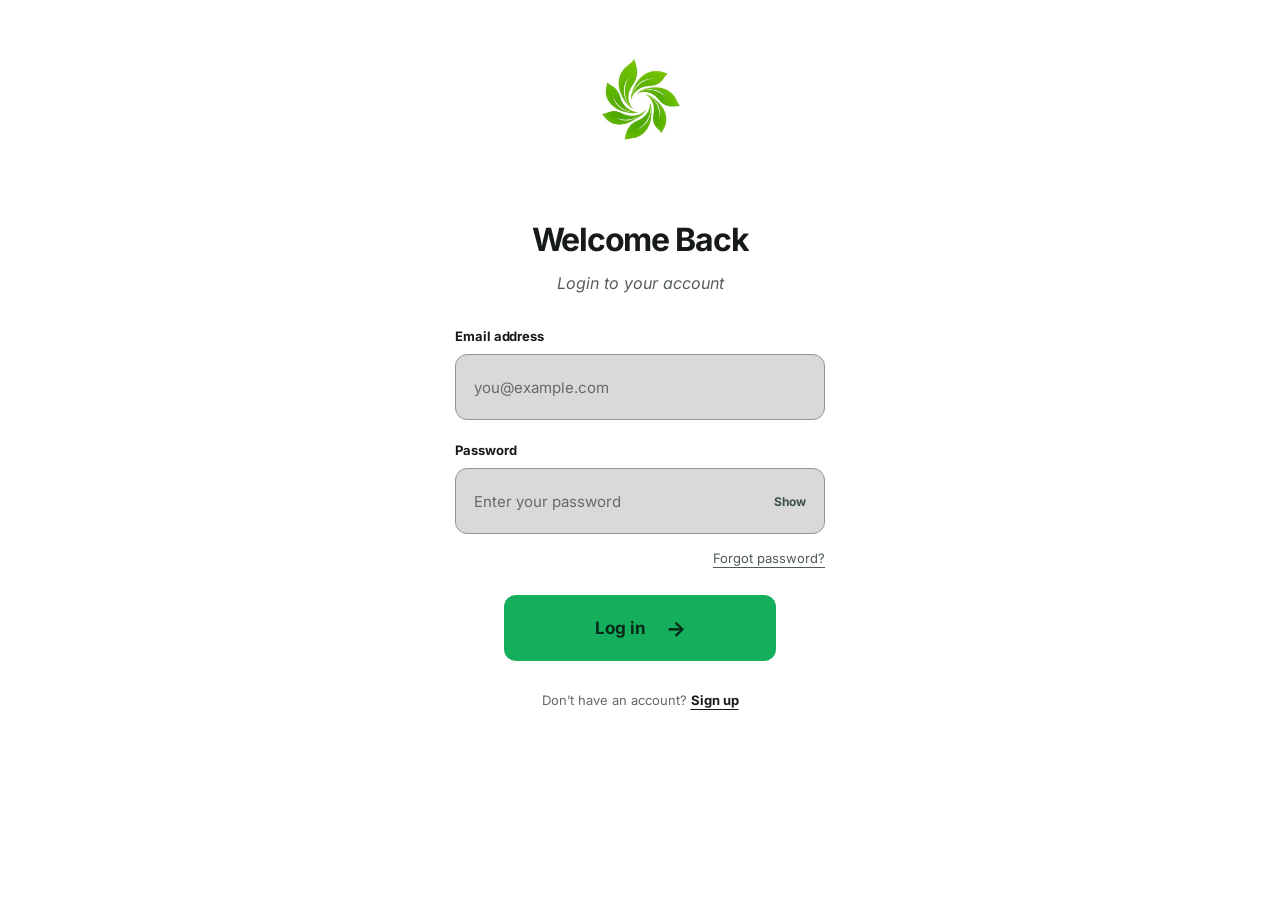
<file: index.html>
<!doctype html>
<html lang="en">
<head>
  <meta charset="utf-8">
  <meta name="viewport" content="width=device-width, initial-scale=1, viewport-fit=cover">
  <meta name="theme-color" content="#14ae5c">
  <meta name="description" content="A social feed with profiles, posts, and a working account demo.">
  <title>Welcome — InstaGreed</title>
  <link rel="icon" href="assets/brand-leaves.png" type="image/png">
  <link rel="stylesheet" href="styles.css?v=brand-4">
  <link rel="stylesheet" href="feed.css?v=brand-4">
  <script src="feed.js?v=brand-4" defer></script>
  <script src="app.js?v=brand-4" defer></script>
</head>
<body>
  <div id="startup-error" class="startup-error" role="alert" hidden></div>
  <main>
    <section id="view-login" class="auth-view" aria-labelledby="login-title" hidden>
      <img class="auth-brand" src="assets/brand-leaves.png" alt="InstaGreed logo" width="97" height="97">
      <div class="auth-heading"><h1 id="login-title" tabindex="-1">Welcome Back</h1><p>Login to your account</p></div>
      <form id="login-form" novalidate>
        <p class="form-message" role="alert" hidden></p>
        <div class="field"><label for="login-email">Email address</label><input id="login-email" name="email" type="email" autocomplete="username" placeholder="you@example.com" maxlength="254" required><p class="field-error" id="login-email-error" hidden></p></div>
        <div class="field"><label for="login-password">Password</label><div class="password-input"><input id="login-password" name="password" type="password" autocomplete="current-password" placeholder="Enter your password" maxlength="128" required><button class="password-toggle" type="button" data-toggle="login-password" aria-label="Show password">Show</button></div><p class="field-error" id="login-password-error" hidden></p></div>
        <a class="forgot-link" href="#/forgot">Forgot password?</a>
        <button class="primary-button login-button" type="submit">Log in <span aria-hidden="true">→</span></button>
      </form>
      <p class="auth-switch">Don’t have an account? <a href="#/signup">Sign up</a></p>
    </section>

    <section id="view-signup" class="auth-view compact-auth" aria-labelledby="signup-title" hidden>
      <img class="auth-brand" src="assets/brand-leaves.png" alt="InstaGreed logo" width="97" height="97">
      <div class="auth-heading"><h1 id="signup-title" tabindex="-1">Create Account</h1><p>Sign up to get started</p></div>
      <form id="signup-form" novalidate>
        <p class="form-message" role="alert" hidden></p>
        <div class="field"><label for="signup-name">Your name</label><input id="signup-name" name="name" autocomplete="name" placeholder="What should we call you?" maxlength="60" required><p class="field-error" id="signup-name-error" hidden></p></div>
        <div class="field"><label for="signup-email">Email address</label><input id="signup-email" name="email" type="email" autocomplete="username" placeholder="you@example.com" maxlength="254" required><p class="field-error" id="signup-email-error" hidden></p></div>
        <div class="field"><label for="signup-password">Password <span class="label-note">8+ characters</span></label><div class="password-input"><input id="signup-password" name="password" type="password" autocomplete="new-password" placeholder="Create a demo password" minlength="8" maxlength="128" required><button class="password-toggle" type="button" data-toggle="signup-password" aria-label="Show password">Show</button></div><p class="field-error" id="signup-password-error" hidden></p></div>
        <div class="field"><label for="signup-confirm">Confirm password</label><div class="password-input"><input id="signup-confirm" name="confirm" type="password" autocomplete="new-password" placeholder="Enter your password again" maxlength="128" required><button class="password-toggle" type="button" data-toggle="signup-confirm" aria-label="Show password">Show</button></div><p class="field-error" id="signup-confirm-error" hidden></p></div>
        <p class="small-note form-note">This is a local demo. Use a made-up password; no verification email is sent.</p>
        <button class="primary-button" type="submit">Sign up <span aria-hidden="true">→</span></button>
      </form>
      <p class="auth-switch">Already have an account? <a href="#/login">Log in</a></p>
    </section>

    <section id="view-forgot" class="auth-view compact-auth" aria-labelledby="forgot-title" hidden>
      <a class="back-link" href="#/login">← Back to login</a>
      <img class="auth-brand" src="assets/brand-leaves.png" alt="InstaGreed logo" width="97" height="97">
      <div class="auth-heading"><h1 id="forgot-title" tabindex="-1">Forgot Password?</h1><p>Let’s get you back in</p></div>
      <p class="auth-description">Enter your demo account’s email. A temporary reset code will appear here. No email is sent.</p>
      <form id="forgot-form" novalidate>
        <p class="form-message" role="alert" hidden></p>
        <div class="field"><label for="forgot-email">Email address</label><input id="forgot-email" name="email" type="email" autocomplete="email" placeholder="you@example.com" maxlength="254" required><p class="field-error" id="forgot-email-error" hidden></p></div>
        <button class="primary-button" type="submit">Get reset code <span aria-hidden="true">→</span></button>
      </form>
      <aside id="reset-code-panel" class="reset-code-panel" hidden><span class="eyebrow">YOUR DEMO RESET CODE</span><p id="reset-code" class="reset-code"></p><p class="small-note">Valid for 10 minutes and one use. Only works for an account in this browser.</p><button id="use-reset-code" class="primary-button" type="button">Use this code <span aria-hidden="true">→</span></button></aside>
      <p class="auth-switch">Have a code already? <a href="#/reset">Reset password</a></p>
    </section>

    <section id="view-reset" class="auth-view compact-auth" aria-labelledby="reset-title" hidden>
      <a class="back-link" href="#/forgot">← Get a new reset code</a>
      <img class="auth-brand" src="assets/brand-leaves.png" alt="InstaGreed logo" width="97" height="97">
      <div class="auth-heading"><h1 id="reset-title" tabindex="-1">Reset Password</h1><p>Choose your new password</p></div>
      <form id="reset-form" novalidate>
        <p class="form-message" role="alert" hidden></p>
        <div class="field"><label for="reset-email">Email address</label><input id="reset-email" name="email" type="email" autocomplete="email" placeholder="you@example.com" maxlength="254" required><p class="field-error" id="reset-email-error" hidden></p></div>
        <div class="field"><label for="reset-token">Reset code</label><input id="reset-token" name="code" inputmode="numeric" autocomplete="one-time-code" placeholder="6-digit reset code" maxlength="6" required><p class="field-error" id="reset-token-error" hidden></p></div>
        <div class="field"><label for="reset-password">New password <span class="label-note">8+ characters</span></label><div class="password-input"><input id="reset-password" name="password" type="password" autocomplete="new-password" placeholder="Create a new demo password" minlength="8" maxlength="128" required><button class="password-toggle" type="button" data-toggle="reset-password" aria-label="Show password">Show</button></div><p class="field-error" id="reset-password-error" hidden></p></div>
        <div class="field"><label for="reset-confirm">Confirm new password</label><div class="password-input"><input id="reset-confirm" name="confirm" type="password" autocomplete="new-password" placeholder="Enter your new password again" maxlength="128" required><button class="password-toggle" type="button" data-toggle="reset-confirm" aria-label="Show password">Show</button></div><p class="field-error" id="reset-confirm-error" hidden></p></div>
        <button class="primary-button" type="submit">Reset password <span aria-hidden="true">→</span></button>
      </form>
    </section>

    <section id="view-success" class="auth-view success-view" aria-labelledby="success-title" hidden>
      <img class="auth-brand" src="assets/brand-leaves.png" alt="InstaGreed logo" width="97" height="97">
      <span class="success-check" aria-hidden="true">✓</span>
      <div class="auth-heading"><h1 id="success-title" tabindex="-1">You’re logged in!</h1><p>Your demo account is ready</p></div>
      <div class="profile-card"><span class="eyebrow">SIGNED IN AS</span><h2 id="success-name"></h2><p id="success-email"></p><span class="local-badge">Browser demo account</span></div>
      <p class="success-note">This is your login success screen. Your account is saved in this browser, and your signed-in session stays in this tab.</p>
      <button id="sign-out" class="primary-button" type="button">Sign out <span aria-hidden="true">→</span></button>
    </section>
    <section id="view-feed" class="feed-view" aria-labelledby="feed-title" hidden>
      <header class="feed-header">
        <a class="circle-brand" href="#/feed" aria-label="InstaGreed home"><img src="assets/brand-leaves.png" alt="" width="27" height="27">InstaGreed</a>
        <button class="create-post-button" type="button" data-create-post><span aria-hidden="true">＋</span> Create post</button>
        <button class="header-profile" data-feed-tab="profile" type="button" aria-label="Open your profile"><img id="feed-user-avatar" class="initial-avatar profile-photo" src="assets/nash-profile.jpg" alt="Your profile picture" width="44" height="44"></button>
      </header>
      <div class="feed-layout">
        <nav class="feed-nav" aria-label="Feed navigation">
          <span class="nav-label">YOUR SPACE</span>
          <button class="feed-nav-button active" data-feed-tab="home" type="button" aria-current="page"><svg viewBox="0 0 24 24" aria-hidden="true"><path d="m3 10 9-7 9 7v10a1 1 0 0 1-1 1h-5v-7H9v7H4a1 1 0 0 1-1-1Z"/></svg><span>Home</span></button>
          <button class="feed-nav-button" data-feed-tab="saved" type="button"><svg viewBox="0 0 24 24" aria-hidden="true"><path d="M6 3h12v18l-6-4-6 4Z"/></svg><span>Saved</span></button>
          <button class="feed-nav-button" data-feed-tab="profile" type="button"><svg viewBox="0 0 24 24" aria-hidden="true"><circle cx="12" cy="8" r="4"/><path d="M4 21v-2a8 8 0 0 1 16 0v2"/></svg><span>Profile</span></button>
          <button class="feed-nav-button" type="button" data-create-post><svg viewBox="0 0 24 24" aria-hidden="true"><rect x="3" y="3" width="18" height="18" rx="4"/><path d="M12 7v10M7 12h10"/></svg><span>Create</span></button>
          <div class="nav-spacer"></div>
          <button id="feed-sign-out" class="feed-nav-button signout-button" type="button"><svg viewBox="0 0 24 24" aria-hidden="true"><path d="M10 3H4v18h6m5-14 5 5-5 5m-7-5h12"/></svg><span>Sign out</span></button>
          <div class="circle-note"><img class="nav-brand-mark" src="assets/brand-leaves.png" alt="" width="24" height="24"><p>Little moments.<br>Good company.</p></div>
        </nav>
        <div class="feed-content">
          <div id="feed-home" class="feed-pane">
            <div class="feed-heading"><div><span class="feed-eyebrow">THE EVERYDAY, TOGETHER</span><h1 id="feed-title" tabindex="-1">Your feed</h1></div></div>
            <section class="stories-card" aria-labelledby="stories-heading">
              <div class="stories-heading"><h2 id="stories-heading">People you may know</h2><div class="story-arrows"><button id="stories-prev" class="small-icon-button" type="button" aria-label="Scroll profiles left"><svg viewBox="0 0 24 24" aria-hidden="true"><path d="m14 6-6 6 6 6"/></svg></button><button id="stories-next" class="small-icon-button" type="button" aria-label="Scroll profiles right"><svg viewBox="0 0 24 24" aria-hidden="true"><path d="m10 6 6 6-6 6"/></svg></button></div></div>
              <div id="stories-track" class="stories-track" tabindex="0" aria-label="Profiles; scroll horizontally or use the arrow buttons">
                <button class="story-button" type="button" data-story="0" data-story-name="Maya Reyes" data-story-detail="Finding little places that feel like a deep breath." aria-label="View Maya's profile"><span class="story-ring"><img src="assets/people-1.png" alt="" width="64" height="64"></span><span>Maya</span></button>
                <button class="story-button" type="button" data-story="1" data-story-name="Rafi Cruz" data-story-detail="Coffee, cameras, and taking the scenic route." aria-label="View Rafi's profile"><span class="story-ring"><img src="assets/people-2.png" alt="" width="64" height="64"></span><span>Rafi</span></button>
                <button class="story-button" type="button" data-story="2" data-story-name="Luna Park" data-story-detail="A sketchbook full of places I want to go." aria-label="View Luna's profile"><span class="story-ring"><img src="assets/people-3.png" alt="" width="64" height="64"></span><span>Luna</span></button>
                <button class="story-button" type="button" data-story="3" data-story-name="Noah Reed" data-story-detail="Good music makes every walk a little better." aria-label="View Noah's profile"><span class="story-ring"><img src="assets/people-4.png" alt="" width="64" height="64"></span><span>Noah</span></button>
                <button class="story-button" type="button" data-story="4" data-story-name="Ari Santos" data-story-detail="Chasing the afternoon light, one photo at a time." aria-label="View Ari's profile"><span class="story-ring"><img src="assets/people-jose.jpg" alt="" width="64" height="64"></span><span>Ari</span></button>
                <button class="story-button" type="button" data-story="5" data-story-name="Elle Martin" data-story-detail="Flowers on my desk and a new book in my bag." aria-label="View Elle's profile"><span class="story-ring"><img src="assets/people-vice.jpg" alt="" width="64" height="64"></span><span>Elle</span></button>
                <button class="story-button" type="button" data-story="6" data-story-name="Sam Lee" data-story-detail="Here for the outdoors and the people I meet along the way." aria-label="View Sam's profile"><span class="story-ring"><img src="assets/people-vic.jpg" alt="" width="64" height="64"></span><span>Sam</span></button>
                <button class="story-button" type="button" data-story="7" data-story-name="Kai Brooks" data-story-detail="Small adventures, big memories." aria-label="View Kai's profile"><span class="story-ring"><img src="assets/people-bitoy.jpg" alt="" width="64" height="64"></span><span>Kai</span></button>
              </div>
            </section>
            <div id="created-posts" class="created-posts" aria-label="Your published posts"></div>
            <article id="sample-post" class="post-card" data-post-id="coast-01" aria-label="Post by Nash Amer L. Carampatana">
              <header class="post-header"><img class="initial-avatar post-initial profile-photo" src="assets/nash-profile.jpg" alt="" width="44" height="44"><div><h2>Nash Amer L. Carampatana <span class="verified-mark" aria-label="Featured creator">✓</span></h2><p>Welcome to our community</p></div><span class="post-category">WELCOME</span></header>
              <div class="post-image-wrap"><img class="post-image" src="assets/welcome-post.svg?v=brand-4" alt="Welcome to InstaGreed. Your circle starts here." width="1600" height="1200"></div>
              <div class="post-body">
                <div class="post-actions"><div><button id="post-like" class="icon-button" type="button" aria-label="Like post" aria-pressed="false"><svg viewBox="0 0 24 24" aria-hidden="true"><path d="M20.8 4.6a5.5 5.5 0 0 0-7.8 0L12 5.7l-1.1-1.1a5.5 5.5 0 0 0-7.8 7.8L12 21l8.8-8.6a5.5 5.5 0 0 0 0-7.8Z"/></svg></button><button id="post-comment" class="icon-button" type="button" aria-label="Write a comment"><svg viewBox="0 0 24 24" aria-hidden="true"><path d="M21 11.5a9 9 0 0 1-9.5 9L3 22l1.6-7A9 9 0 1 1 21 11.5Z"/></svg></button><button id="post-share" class="icon-button" type="button" aria-label="Copy post link"><svg viewBox="0 0 24 24" aria-hidden="true"><path d="m22 2-7 20-4-9L2 9 22 2ZM11 13 22 2"/></svg></button></div><button id="post-save" class="icon-button" type="button" aria-label="Save post" aria-pressed="false"><svg viewBox="0 0 24 24" aria-hidden="true"><path d="M6 3h12v18l-6-4-6 4Z"/></svg></button></div>
                <p class="post-likes"><strong id="like-count">128</strong> likes</p>
                <p class="post-caption"><strong>Nash Amer L. Carampatana</strong> Welcome to InstaGreed! Share your first post and say hello to your circle. <span>🌿</span></p>
                <p class="comment-label"><span id="comment-count">2</span> comments</p>
                <div id="comment-list" class="comment-list"><p class="feed-comment"><strong class="comment-author">Rafi</strong> <span class="comment-text">Welcome to InstaGreed!</span></p><p class="feed-comment"><strong class="comment-author">Luna</strong> <span class="comment-text">Excited to be part of this circle.</span></p></div>
                <form id="comment-form" class="comment-form"><label class="visually-hidden" for="comment-input">Add a comment</label><input id="comment-input" name="comment" placeholder="Add a little thought…" maxlength="300" required autocomplete="off"><button type="submit">Post <span aria-hidden="true">↗</span></button></form>
                <span class="post-time">A LITTLE MOMENT FROM TODAY</span>
              </div>
            </article>
          </div>
          <div id="feed-saved" class="feed-pane" hidden><div class="feed-heading"><div><span class="feed-eyebrow">KEEP IT CLOSE</span><h1 tabindex="-1">Saved posts</h1></div></div><div id="saved-post-placeholder" class="feed-empty"><span aria-hidden="true">♡</span><h2>A place for your favorites</h2><p>Tap the bookmark on a post to keep it here.</p><button class="feed-primary" data-open-post type="button">Explore your feed</button></div><div class="saved-posts-list"><button id="saved-post-preview" class="saved-preview" data-open-post="coast-01" type="button" hidden><img src="assets/welcome-post.svg?v=brand-4" alt="Welcome to InstaGreed" width="1600" height="1200"><span><strong>Nash Amer L. Carampatana</strong><small>Welcome to InstaGreed</small></span><span aria-hidden="true">↗</span></button><div id="saved-created-posts"></div></div></div>
          <div id="feed-profile" class="feed-pane" hidden><div class="feed-heading"><div><span class="feed-eyebrow">YOUR LITTLE CORNER</span><h1 tabindex="-1">Your profile</h1></div></div><div class="feed-profile-card"><img id="profile-avatar" class="large-initial-avatar profile-photo" src="assets/nash-profile.jpg" alt="Your profile picture" width="96" height="96"><h2 id="profile-name">Demo User</h2><p id="profile-email"></p><span class="profile-tag">Part of InstaGreed</span><p class="profile-description">A space for the little moments you love.<br>Your saved posts are always one tap away.</p><button class="feed-primary" data-feed-tab="saved" type="button">See saved posts <span aria-hidden="true">↗</span></button></div><div class="profile-posts-heading"><h2>Your posts</h2><span id="profile-post-count">0 posts</span></div><div id="profile-posts"></div><div id="profile-posts-empty" class="feed-empty"><h2>Share your first little moment</h2><p>Write a caption and add a photo if you like.</p><button class="feed-primary" type="button" data-create-post>Create your first post <span aria-hidden="true">＋</span></button></div></div>
        </div>
      </div>
      <dialog id="feed-story-dialog" class="story-dialog" aria-labelledby="story-name"><button id="story-close" class="small-icon-button dialog-close" type="button" aria-label="Close profile">×</button><span class="story-preview-tag">PEOPLE YOU MAY KNOW</span><img id="story-avatar" class="story-preview-avatar" src="assets/people-1.png" alt="" width="112" height="112"><h2 id="story-name">Maya Reyes</h2><p id="story-detail"></p><a class="story-photo-credits" href="photo-credits.html" target="_blank" rel="noopener">Photo credits</a><button id="story-view-post" class="feed-primary" type="button">Back to the post <span aria-hidden="true">↗</span></button></dialog>
      <dialog id="create-post-dialog" class="create-post-dialog" aria-labelledby="create-post-title"><button id="create-post-close" class="small-icon-button dialog-close" type="button" aria-label="Close create post">×</button><span class="feed-eyebrow">YOUR LITTLE MOMENT</span><h2 id="create-post-title">Create a post</h2><p class="composer-note">Share a caption, a photo, or both. Your post stays in this browser demo.</p><form id="create-post-form" novalidate><p id="create-post-error" class="form-message" role="alert" hidden></p><label for="create-post-caption">Caption</label><textarea id="create-post-caption" name="caption" placeholder="What would you like to share?" maxlength="1000" rows="5"></textarea><div class="caption-count"><span id="caption-count">0</span> / 1000</div><label for="create-post-image">Photo <span class="label-note">optional</span></label><input id="create-post-image" name="image" type="file" accept="image/png,image/jpeg,image/webp" aria-describedby="create-image-help"><p id="create-image-help" class="small-note">PNG, JPG or WebP, up to 5 MB. Resized locally before saving.</p><div id="create-image-preview" class="create-image-preview" hidden><img id="create-image" alt="Selected photo preview"><button id="remove-create-image" type="button" class="text-button">Remove photo</button></div><div class="composer-actions"><button id="cancel-create-post" class="composer-cancel" type="button">Cancel</button><button id="publish-post" class="feed-primary" type="submit">Publish post <span aria-hidden="true">→</span></button></div></form></dialog>
      <dialog id="share-post-dialog" class="share-post-dialog" aria-labelledby="share-post-title"><button id="share-post-close" class="small-icon-button dialog-close" type="button" aria-label="Close share link">×</button><h2 id="share-post-title">Share this demo post</h2><p>This link opens the selected post on this computer after login. Created posts stay in this browser.</p><label class="visually-hidden" for="share-post-url">Post link</label><input id="share-post-url" type="text" readonly><button id="share-copy-link" class="feed-primary" type="button">Copy link</button><p id="share-copy-status" role="status" class="small-note"></p></dialog>
      <p id="feed-status" class="feed-status" role="status" aria-live="polite"></p>
    </section>
  </main>
  <div id="toast" class="toast" role="status" aria-live="polite" hidden></div>
  <div id="loading" class="loading" role="status"><img src="assets/brand-leaves.png" alt="" width="44" height="44"><span>Getting your demo ready…</span></div>
  <noscript><p class="startup-error">Enable JavaScript to use this working demo.</p></noscript>
</body>
</html>
</file>
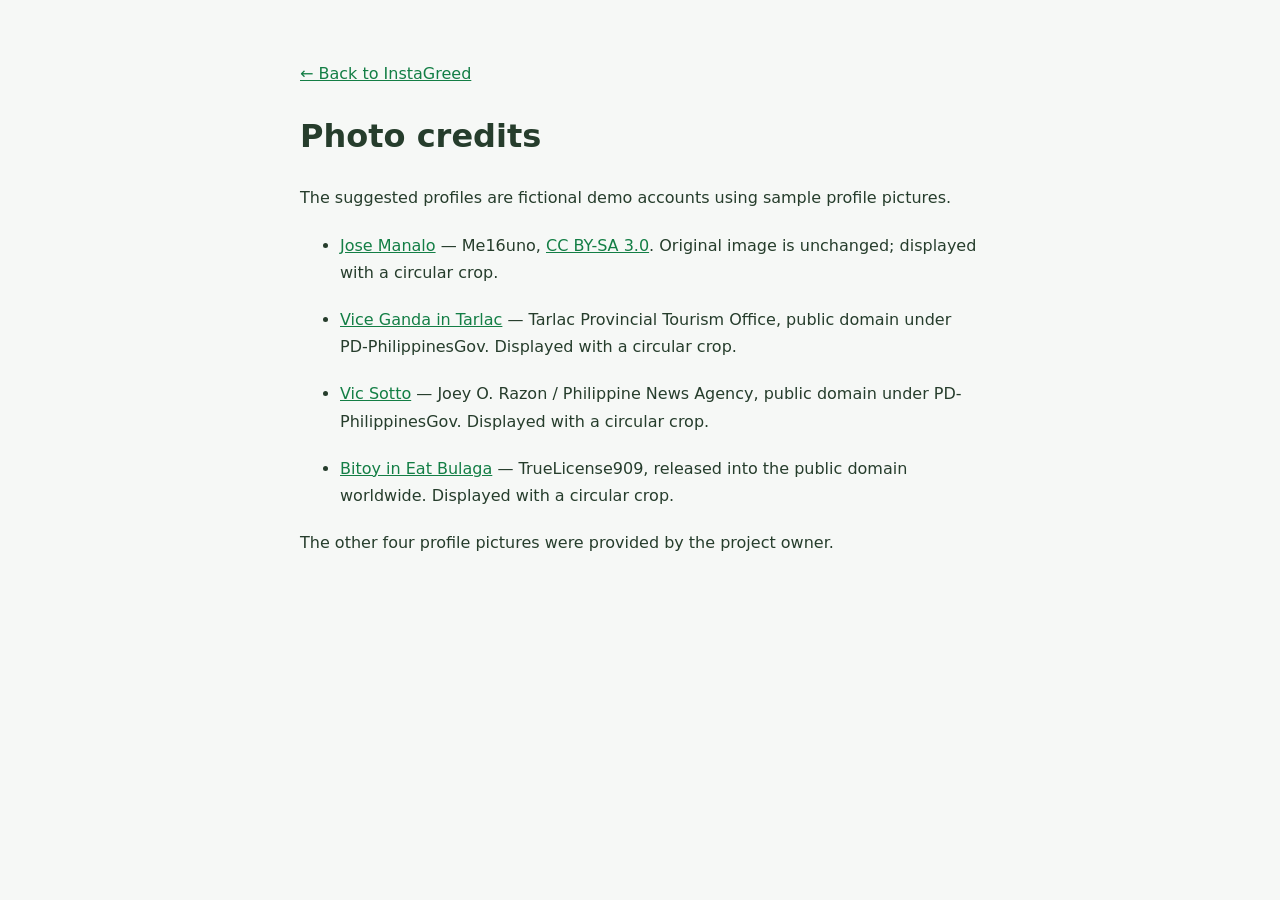
<file: photo-credits.html>
<!doctype html>
<html lang="en">
<head><meta charset="utf-8"><meta name="viewport" content="width=device-width, initial-scale=1"><title>Photo credits · InstaGreed</title><style>body{max-width:680px;margin:60px auto;padding:0 24px;font:16px/1.7 system-ui,sans-serif;color:#263d2c;background:#f6f8f6}a{color:#137e45}li{margin:20px 0}</style></head>
<body><a href="./#/feed">← Back to InstaGreed</a><h1>Photo credits</h1><p>The suggested profiles are fictional demo accounts using sample profile pictures.</p><ul>
<li><a href="https://commons.wikimedia.org/wiki/File:Jose_Manalo.jpg">Jose Manalo</a> — Me16uno, <a href="https://creativecommons.org/licenses/by-sa/3.0/">CC BY-SA 3.0</a>. Original image is unchanged; displayed with a circular crop.</li>
<li><a href="https://commons.wikimedia.org/wiki/File:Vice_Ganda_in_Tarlac_(cropped).jpg">Vice Ganda in Tarlac</a> — Tarlac Provincial Tourism Office, public domain under PD-PhilippinesGov. Displayed with a circular crop.</li>
<li><a href="https://commons.wikimedia.org/wiki/File:Vic_Sotto_in_Antipolo_City_on_July_23,_2017_(cropped).jpg">Vic Sotto</a> — Joey O. Razon / Philippine News Agency, public domain under PD-PhilippinesGov. Displayed with a circular crop.</li>
<li><a href="https://commons.wikimedia.org/wiki/File:Bitoy_in_eatbulaga.jpg">Bitoy in Eat Bulaga</a> — TrueLicense909, released into the public domain worldwide. Displayed with a circular crop.</li>
</ul><p>The other four profile pictures were provided by the project owner.</p></body></html>
</file>
<file: styles.css>
@font-face{font-family:Inter;src:url('assets/inter-regular.ttf') format('truetype');font-style:normal;font-weight:400;font-display:swap}
@font-face{font-family:Inter;src:url('assets/inter-bold.ttf') format('truetype');font-style:normal;font-weight:700;font-display:swap}
@font-face{font-family:Inter;src:url('assets/inter-italic.ttf') format('truetype');font-style:italic;font-weight:400;font-display:swap}
:root{--green:#14ae5c;--green-dark:#08743b;--ink:#171b18;--muted:#676e68;--field:#d9d9d9;--radius:12px;font-family:Inter,Arial,sans-serif;color:var(--ink);background:#fff;color-scheme:light;font-synthesis:weight}
*{box-sizing:border-box}body{margin:0}button,input{font:inherit}button,a,input{-webkit-tap-highlight-color:transparent}button,a{touch-action:manipulation}button{cursor:pointer;border:0}button:disabled{cursor:wait;opacity:.65}a{color:inherit;text-decoration:none}img{max-width:100%}h1,h2,p{margin:0}h1,h2{letter-spacing:-.04em}h1{font-size:32px;line-height:1.12}p{line-height:1.6}[hidden]{display:none!important}:focus-visible{outline:3px solid #08743b;outline-offset:4px}h1:focus{outline:none}button,a{transition:background .15s,color .15s,transform .15s}input{min-width:0}input:focus{outline:3px solid #14ae5c55;outline-offset:1px}::selection{background:#14ae5c33}
.startup-error{max-width:800px;margin:20px auto;padding:18px;border:1px solid #a92e35;border-radius:12px;background:#fff2f2;color:#92272c;font-size:14px}.loading{display:flex;flex-direction:column;gap:14px;align-items:center;justify-content:center;min-height:60vh;color:var(--muted);font-size:14px}
.auth-view{max-width:428px;margin:0 auto;padding:52px 29px 36px}.auth-brand{display:block;width:97px;height:97px;margin:0 auto 73px}.auth-heading{text-align:center;margin-bottom:32px}.auth-heading h1{font-weight:700;margin-bottom:13px}.auth-heading p{font-size:16px;font-style:italic;color:#575e59}.field{margin-bottom:22px}.field label{display:block;font-size:13px;font-weight:700;margin-bottom:9px;line-height:1.3;letter-spacing:-.005em}.field input{width:100%;height:66px;border:1px solid #929891;border-radius:var(--radius);background:var(--field);padding:0 18px;color:var(--ink);font-size:15px}.field input::placeholder{color:#656b66}.field input[aria-invalid=true]{border-color:#b33239;outline-color:#b3323944}.password-input{position:relative}.password-input input{padding-right:70px}.password-toggle{position:absolute;right:11px;top:13px;min-width:48px;height:40px;border-radius:7px;background:transparent;color:#3d5145;font-size:12px;font-weight:700}.password-toggle:hover{background:#c4d0c7}.forgot-link{display:block;text-align:right;font-size:13px;text-decoration:underline;text-underline-offset:4px;margin:-6px 0 29px;color:#4f5b52}.primary-button{display:flex;align-items:center;justify-content:center;gap:20px;min-height:52px;padding:15px 23px;border-radius:12px;font-size:14px;font-weight:700;text-align:center;width:100%;background:var(--green);color:#082a18}.primary-button:hover{background:#109e52}.primary-button:active{transform:translateY(1px)}.primary-button span{font-size:21px;line-height:1}.login-button{width:272px;min-height:66px;margin:0 auto;font-size:17px}.auth-switch{text-align:center;font-size:13px;color:#636b65;margin:29px 0}.auth-switch a{color:var(--ink);font-weight:700;text-decoration:underline;text-underline-offset:4px}.demo-account{margin-top:38px;border:1px solid #dae6da;background:#f7faf5;border-radius:14px;padding:19px 20px}.eyebrow{display:block;font-size:10px;letter-spacing:.16em;font-weight:700;line-height:1.5}.demo-account>p{font-size:15px;margin-top:7px}.demo-account dl{margin:13px 0 4px;font-size:12px}.demo-account dl>div{display:flex;justify-content:space-between;gap:14px;margin:8px 0}.demo-account dt{color:var(--muted)}.demo-account dd{margin:0;font-weight:700}.text-button{display:inline-block;padding:9px 0;background:transparent;color:var(--green-dark);font-size:13px;font-weight:700;text-align:left}.text-button:hover{text-decoration:underline;text-underline-offset:3px}.small-note{font-size:11px;color:var(--muted);line-height:1.6}.demo-account>.small-note{font-size:11px;margin:6px 0 0}.compact-auth{padding-top:34px}.compact-auth .auth-brand{width:76px;height:76px;margin-bottom:33px}.compact-auth .auth-heading{margin-bottom:27px}.compact-auth .field{margin-bottom:19px}.compact-auth .field input{height:58px}.compact-auth .password-toggle{top:9px}.label-note{font-weight:400;color:var(--muted);float:right;font-size:11px}.form-note{margin:0 0 20px}.form-message{padding:13px 15px;border-radius:8px;background:#fff0f0;color:#a4262f;font-size:13px;margin:0 0 22px;border:1px solid #ecc5c8}.form-message.success{color:#096832;background:#eef9ef;border-color:#c4e5c8}.field-error{font-size:12px;color:#a4262f;margin-top:7px}.back-link{display:inline-block;font-size:12px;color:#5f6c62;margin-bottom:26px}.back-link:hover{text-decoration:underline;text-underline-offset:4px}.compact-auth>.back-link{margin-bottom:24px}.auth-description{font-size:13px;color:var(--muted);margin-bottom:26px;text-align:center}.reset-code-panel{padding:21px;border:1px solid #c5e3cd;background:#f2faf3;border-radius:14px;margin-top:26px;text-align:center}.reset-code{font-size:32px;font-weight:700;letter-spacing:.15em;margin:11px 0}.reset-code-panel .primary-button{margin-top:18px}
.success-view .auth-brand{margin-bottom:35px}.success-check{display:flex;align-items:center;justify-content:center;width:46px;height:46px;margin:0 auto 22px;background:#e6f7e9;color:var(--green-dark);font-size:25px;border-radius:50%}.success-view .auth-heading{margin-bottom:29px}.profile-card{border:1px solid #dbe6d7;border-radius:14px;padding:24px;text-align:center;background:#f6faf3}.profile-card .eyebrow{color:#72816a;font-size:9px}.profile-card h2{font-size:25px;line-height:1.2;margin:13px 0 9px;overflow-wrap:anywhere}.profile-card>p{font-size:13px;color:#6c7967;overflow-wrap:anywhere}.local-badge{display:inline-block;padding:6px 10px;background:#e7f3e1;border-radius:5px;color:#527445;font-size:10px;margin-top:18px}.success-note{font-size:12px;text-align:center;color:#6c7967;margin:24px 4px 27px}.toast{position:fixed;bottom:26px;left:50%;transform:translateX(-50%);background:#1d3525;color:#f0f9ec;padding:14px 24px;border-radius:10px;font-size:12px;z-index:10;box-shadow:0 8px 24px #1525182b;max-width:calc(100% - 32px);width:max-content}
@media(max-width:680px){.auth-view{padding-top:49px}.auth-brand{margin-bottom:63px}.auth-heading{margin-bottom:30px}.compact-auth{padding-top:27px}.compact-auth .auth-brand{margin-bottom:28px}.toast{bottom:17px;font-size:11px}}
@media(max-width:360px){.auth-view{padding-left:21px;padding-right:21px}.auth-heading h1{font-size:29px}.login-button{width:100%;max-width:272px}.demo-account dl{font-size:11px}}
.auth-view:not([hidden]){animation:auth-enter .26s cubic-bezier(.2,.7,.3,1) both}
.auth-view:not([hidden]) .auth-brand{animation:brand-enter .3s cubic-bezier(.2,.7,.3,1) both}
.form-message:not([hidden]),.reset-code-panel:not([hidden]){animation:feedback-enter .18s ease-out both}
.success-view:not([hidden]) .success-check{animation:check-enter .34s cubic-bezier(.2,.7,.3,1) both}
.field input{transition:border-color .16s ease,box-shadow .16s ease,background-color .16s ease}
.field input:focus:not([aria-invalid=true]){border-color:var(--green-dark);box-shadow:0 0 0 3px #14ae5c14;background:#e0e5df}
.field input[aria-invalid=true]:focus{box-shadow:0 0 0 3px #b3323914}
.primary-button{transition:background .16s ease,transform .16s ease,box-shadow .16s ease}
.primary-button:hover:not(:disabled){box-shadow:0 5px 14px #14ae5c22;transform:translateY(-1px)}
.primary-button:active:not(:disabled){box-shadow:none;transform:translateY(1px)}
@keyframes auth-enter{from{opacity:0;transform:translateY(10px)}to{opacity:1;transform:translateY(0)}}
@keyframes brand-enter{from{opacity:.7;transform:scale(.96)}to{opacity:1;transform:scale(1)}}
@keyframes feedback-enter{from{opacity:0;transform:translateY(4px)}to{opacity:1;transform:translateY(0)}}
@keyframes check-enter{from{opacity:0;transform:scale(.88)}to{opacity:1;transform:scale(1)}}
@media(prefers-reduced-motion:reduce){*{scroll-behavior:auto!important;transition:none!important;animation:none!important}.primary-button:hover:not(:disabled),.primary-button:active:not(:disabled){transform:none}}

.auth-brand,.circle-brand img,#loading img,.nav-brand-mark{object-fit:cover;border-radius:50%;mix-blend-mode:multiply}
.nav-brand-mark{display:block;width:24px;height:24px;margin-bottom:12px}
</file>
<file: feed.css>
body.on-feed{background:#f6f8f6}.feed-view{max-width:1280px;min-height:100vh;min-height:100dvh;margin:0 auto;padding:0 32px 40px}.feed-header{display:flex;align-items:center;justify-content:space-between;height:82px;border-bottom:1px solid #e2e9e2;gap:20px}.circle-brand{display:flex;align-items:center;gap:10px;font-size:29px;letter-spacing:-1.7px;font-weight:700;line-height:1}.circle-brand img{width:27px;height:27px}.brand-dot{color:var(--green);margin-left:-10px}.header-note{font-size:12px;color:#7b897e;letter-spacing:.035em;margin-left:auto}.header-profile{background:transparent;padding:0;border-radius:50%}.initial-avatar{width:36px;height:36px;display:flex;align-items:center;justify-content:center;border-radius:50%;color:#23734b;background:#deede2;font-weight:700;font-size:12px}.feed-layout{display:grid;grid-template-columns:160px minmax(0,590px);justify-content:center;gap:28px;padding-top:35px}.feed-nav{position:sticky;top:28px;align-self:start;display:flex;flex-direction:column;gap:8px;min-height:530px}.nav-label{font-size:9px;letter-spacing:.18em;color:#819084;font-weight:700;padding:0 14px;margin-bottom:15px}.feed-nav-button{display:flex;align-items:center;gap:15px;min-height:48px;padding:12px 14px;background:transparent;border-radius:10px;text-align:left;color:#637269;font-size:13px}.feed-nav-button svg,.icon-button svg,.small-icon-button svg{width:23px;height:23px;fill:none;stroke:currentColor;stroke-width:1.7;stroke-linecap:round;stroke-linejoin:round;flex:none}.feed-nav-button:hover{background:#eaf0e9;color:#1c4630}.feed-nav-button.active{background:#e1efe4;color:#116536;font-weight:700}.feed-nav-button.active svg{stroke-width:2}.nav-spacer{height:68px}.signout-button{color:#7e8981}.circle-note{margin-top:45px;padding:18px 14px;color:#859388;font-size:12px;line-height:1.7}.tiny-circle{display:block;width:14px;height:14px;border:4px solid #9dc8ab;border-radius:50%;margin-bottom:12px}.feed-content{min-width:0}.feed-pane{animation:feed-in .28s ease-out both}.feed-heading{display:flex;align-items:center;justify-content:space-between;margin-bottom:27px;gap:10px}.feed-eyebrow{font-size:9px;letter-spacing:.16em;font-weight:700;color:#79907e;display:block;margin-bottom:9px}.feed-heading h1{font-size:30px;line-height:1.12;letter-spacing:-1.15px;font-weight:700}.feed-live-dot{display:flex;align-items:center;gap:6px;font-size:10px;color:#7c8b80;white-space:nowrap}.feed-live-dot>span{width:5px;height:5px;background:var(--green);border-radius:50%}.stories-card{background:white;border:1px solid #e1e8df;border-radius:16px;margin-bottom:25px;overflow:hidden}.stories-heading{display:flex;justify-content:space-between;align-items:center;padding:17px 19px 7px}.stories-heading h2{font-size:12px;letter-spacing:-.2px}.story-arrows{display:flex;gap:5px}.small-icon-button{display:flex;align-items:center;justify-content:center;background:#f4f7f3;border:1px solid #e1e8df;width:28px;height:28px;border-radius:50%;color:#617567}.small-icon-button svg{width:15px;height:15px}.small-icon-button:hover{background:#e4efe5}.small-icon-button:disabled{opacity:.35;cursor:default}.stories-track{display:flex;gap:17px;padding:12px 18px 20px;overflow-x:auto;overscroll-behavior-x:contain;scrollbar-width:none;scroll-snap-type:x proximity;scroll-padding-inline:18px}.stories-track::-webkit-scrollbar{display:none}.story-button{background:transparent;padding:0;flex:0 0 67px;display:flex;flex-direction:column;align-items:center;gap:9px;font-size:10px;color:#394d40;scroll-snap-align:start}.story-ring{display:block;width:67px;height:67px;padding:2px;background:linear-gradient(135deg,#31bb6b,#b4d46f,#f5c875);border-radius:50%;transition:transform .2s}.story-ring img{display:block;width:63px;height:63px;border:3px solid white;border-radius:50%;object-fit:cover}.story-button:nth-child(3n) .story-ring{background:linear-gradient(135deg,#b1a2ce,#e9beac,#f3c277)}.story-button:hover .story-ring{transform:translateY(-3px)}.post-card{border:1px solid #e1e8df;background:white;border-radius:16px;overflow:hidden}.post-header{display:flex;align-items:center;gap:11px;padding:17px 19px}.post-avatar{height:39px;width:39px;border-radius:50%;object-fit:cover;border:1px solid #e2e9df}.post-header h2{font-size:12px;letter-spacing:-.1px;display:flex;align-items:center;gap:6px}.verified-mark{background:#def2e4;color:#228047;font-size:8px;height:12px;width:12px;display:inline-flex;align-items:center;justify-content:center;border-radius:50%}.post-header p{font-size:10px;color:#8a958d;line-height:1.4;margin-top:4px}.post-header p>span{margin:0 4px}.post-category{margin-left:auto;padding:5px 7px;background:#f4f7f2;color:#7c8b75;border-radius:5px;font-size:8px;font-weight:700;letter-spacing:.12em}.post-image-wrap{position:relative;background:#70bfc0}.post-image{display:block;width:100%;height:auto;aspect-ratio:4/3;object-fit:cover}.post-image-label{position:absolute;left:23px;bottom:21px;padding:8px 12px;background:#193f365c;border:1px solid #ffffff55;color:white;border-radius:40px;font-size:8px;letter-spacing:.18em;font-weight:700;backdrop-filter:blur(5px)}.post-body{padding:8px 19px 19px}.post-actions,.post-actions>div{display:flex;align-items:center}.post-actions{justify-content:space-between;margin:0 -8px 4px}.post-actions>div{gap:1px}.icon-button{display:flex;align-items:center;justify-content:center;width:40px;height:44px;border-radius:8px;background:transparent;color:#34483c}.icon-button:hover{background:#f3f7f2;transform:translateY(-1px)}.icon-button.liked{color:#d95968;animation:heart-pop .28s ease-out}.icon-button.liked svg{fill:#d95968;stroke:#d95968}.icon-button.saved{color:#12884b}.icon-button.saved svg{fill:#12884b;stroke:#12884b}.post-likes{font-size:12px;margin-bottom:8px;color:#506355}.post-likes strong{color:#263d2c}.post-caption{font-size:12px;line-height:1.7;color:#5d6e60;margin-bottom:15px}.post-caption strong{color:#2e4535;margin-right:6px}.post-caption>span{color:#d5b163}.comment-label{font-size:10px;color:#94a093;margin-bottom:9px}.comment-list{display:grid;gap:6px}.feed-comment{font-size:11px;line-height:1.6;color:#697a6b;overflow-wrap:anywhere}.comment-author{font-size:10px;color:#39513f;margin-right:5px}.comment-form{display:flex;align-items:center;gap:10px;border-top:1px solid #edf0ea;margin-top:18px;padding-top:13px}.comment-form input{width:100%;min-width:0;background:transparent;border:0;border-radius:4px;padding:7px 2px;font-size:12px;color:#354b3b}.comment-form input::placeholder{color:#98a294}.comment-form input:focus{outline:2px solid #b2d8bd;outline-offset:3px}.comment-form button{display:flex;align-items:center;gap:7px;background:transparent;color:#129254;font-size:11px;font-weight:700;padding:10px 0 10px 10px}.comment-form button:hover{color:#075e30}.comment-form button:disabled{opacity:.35;cursor:default}.post-time{font-size:7px;letter-spacing:.12em;color:#a2ac9e;display:block;margin-top:13px}.feed-end{color:#8a9889;font-size:10px;text-align:center;margin:25px 0 0}.feed-end span{color:#9bb39a;margin-right:6px}.feed-welcome{align-self:start;margin-top:67px}.welcome-card{padding:23px 21px 17px;border-radius:15px;background:#eaf1e7;border:1px solid #e0e9da;position:relative;overflow:hidden}.welcome-card .feed-eyebrow{font-size:8px;margin-bottom:15px}.welcome-card h2{font-size:21px;line-height:1.4;letter-spacing:-.5px;overflow-wrap:anywhere}.welcome-card p{font-size:11px;color:#7e907c;margin-top:10px;line-height:1.8}.welcome-spark{text-align:right;font-size:38px;color:#b6ceb4;line-height:1;margin-top:28px}.feed-footer{font-size:9px;color:#9ba697;line-height:1.9;margin-top:22px;padding:0 8px}.feed-footer strong{font-size:12px;color:#7b8d78;letter-spacing:-.5px}.feed-empty{padding:55px 24px;border:1px solid #e1e8df;background:white;border-radius:16px;text-align:center}.feed-empty>span{font-size:45px;color:#97bea3}.feed-empty h2{font-size:21px;margin:16px 0 12px}.feed-empty p{font-size:12px;color:#83907e;margin-bottom:24px}.feed-primary{background:#137e45;color:white;border-radius:9px;display:inline-flex;align-items:center;justify-content:center;gap:15px;font-size:12px;font-weight:700;padding:13px 19px;min-height:44px}.feed-primary:hover{background:#0e6737;transform:translateY(-1px)}.saved-preview{display:grid;width:100%;grid-template-columns:115px 1fr 20px;gap:18px;align-items:center;padding:14px;border:1px solid #e1e8df;border-radius:15px;background:white;text-align:left;color:#3e5644}.saved-preview:hover{background:#f0f6ee}.saved-preview>img{height:90px;width:115px;object-fit:cover;border-radius:8px}.saved-preview strong{display:block;font-size:13px;margin-bottom:7px}.saved-preview small{font-size:11px;color:#82917d}.feed-profile-card{background:white;border:1px solid #e1e8df;border-radius:16px;padding:38px 24px;text-align:center}.large-initial-avatar{width:87px;height:87px;border-radius:50%;display:flex;align-items:center;justify-content:center;margin:0 auto 23px;background:#e4efe2;border:5px solid #f4f8f0;color:#437746;font-size:26px;font-weight:700}.feed-profile-card h2{font-size:25px;overflow-wrap:anywhere}.feed-profile-card>p{font-size:12px;color:#82947e;margin-top:12px;overflow-wrap:anywhere}.profile-tag{display:inline-block;font-size:9px;color:#42734a;padding:6px 10px;background:#eaf3e5;border-radius:40px;margin-top:18px}.feed-profile-card .profile-description{margin:26px 0 22px;font-size:12px;line-height:1.9}.story-dialog{border:1px solid #dbe8d7;border-radius:21px;background:#fcfdf9;padding:38px 30px;width:calc(100% - 40px);max-width:350px;color:#304b36;text-align:center;box-shadow:0 25px 80px #10281733;animation:feed-in .23s ease-out}.story-dialog::backdrop{background:#17342480;backdrop-filter:blur(5px)}.dialog-close{position:absolute;right:14px;top:14px;font-size:19px}.story-preview-tag{font-size:8px;letter-spacing:.19em;color:#80997d;display:block;margin-bottom:22px}.story-preview-avatar{object-fit:cover;display:block;border-radius:50%;border:5px solid #e2f0df;margin:0 auto 22px;width:112px;height:112px}.story-dialog h2{font-size:24px;margin-bottom:12px}.story-dialog>p{font-size:12px;color:#7c9176;line-height:1.8;margin-bottom:23px}.feed-status{position:fixed;bottom:24px;left:50%;transform:translateX(-50%);z-index:30;background:#173b27;color:#eff9ec;font-size:11px;border-radius:9px;padding:12px 20px;max-width:calc(100% - 30px);box-shadow:0 8px 30px #1d48252a;pointer-events:none}.feed-status:empty{display:none}.visually-hidden{position:absolute;width:1px;height:1px;padding:0;margin:-1px;overflow:hidden;clip:rect(0,0,0,0);white-space:nowrap;border:0}
@keyframes feed-in{from{opacity:0;transform:translateY(8px)}to{opacity:1;transform:translateY(0)}}@keyframes heart-pop{0%{transform:scale(.8)}50%{transform:scale(1.17)}100%{transform:scale(1)}}
@media(max-width:1100px){.feed-welcome{display:none}.feed-layout{grid-template-columns:160px minmax(0,620px);justify-content:center;gap:35px}.feed-view{max-width:960px}}
@media(max-width:760px){.feed-view{padding:0 18px 94px;max-width:630px}.feed-header{height:65px}.circle-brand{font-size:26px;gap:8px}.circle-brand img{height:23px;width:23px}.brand-dot{margin-left:-8px}.header-note{font-size:10px}.initial-avatar{height:31px;width:31px;font-size:10px}.feed-layout{display:block;padding-top:25px}.feed-heading{margin-bottom:21px}.feed-heading h1{font-size:27px}.feed-eyebrow{font-size:8px;margin-bottom:7px}.feed-live-dot{font-size:9px}.feed-nav{position:fixed;left:0;right:0;bottom:0;top:auto;z-index:20;display:flex;flex-direction:row;justify-content:space-around;align-items:center;min-height:68px;padding:6px 15px calc(6px + env(safe-area-inset-bottom));background:#ffffffed;border-top:1px solid #e0e8df;backdrop-filter:blur(12px)}.feed-nav-button{flex:0 1 74px;flex-direction:column;justify-content:center;gap:4px;padding:7px 10px;min-height:51px;font-size:9px;border-radius:10px}.feed-nav-button svg{height:21px;width:21px}.nav-label,.nav-spacer,.circle-note{display:none}.stories-card{margin-bottom:18px;border-radius:13px}.stories-heading{padding:13px 14px 6px}.stories-heading h2{font-size:11px}.stories-track{gap:15px;padding:11px 14px 17px;scroll-padding-inline:14px}.story-button{flex-basis:63px;font-size:10px}.story-ring{width:63px;height:63px}.story-ring img{width:59px;height:59px}.post-card{border-radius:13px}.post-header{padding:14px;gap:9px}.post-header h2{font-size:11px}.post-header p{font-size:8px}.post-avatar{width:34px;height:34px}.post-category{font-size:7px;padding:5px}.post-body{padding:6px 14px 16px}.post-image-label{font-size:7px;left:15px;bottom:16px}.post-caption{font-size:11px}.feed-comment{font-size:10px}.feed-end{line-height:1.8;font-size:9px}.feed-status{bottom:88px}.feed-profile-card{padding:32px 20px}.saved-preview{grid-template-columns:85px 1fr 15px;gap:12px;padding:11px}.saved-preview>img{height:72px;width:85px}}
@media(prefers-reduced-motion:reduce){.feed-pane,.story-dialog,.icon-button.liked{animation:none}.story-ring{transition:none}.story-button:hover .story-ring,.icon-button:hover,.feed-primary:hover{transform:none}}
.circle-brand{font-size:25px;letter-spacing:-1px;color:#167d45}.create-post-button{display:flex;align-items:center;gap:6px;min-height:44px;padding:10px 14px;margin-left:auto;border:1px solid #c7dfc8;border-radius:9px;background:#e7f3e7;color:#14733f;font-size:12px;font-weight:700}.create-post-button>span{font-size:20px}.create-post-button:hover{background:#d7ebd8}.feed-nav-button,.header-profile,.icon-button,.small-icon-button,.comment-form button{min-width:44px;min-height:44px}.small-icon-button{width:36px;height:36px}.stories-heading{padding-bottom:0}.story-arrows{gap:6px}.stories-track{touch-action:pan-x pan-y;scrollbar-width:thin;scrollbar-color:#bfd9bf transparent;padding-bottom:15px}.stories-track::-webkit-scrollbar{display:block;height:4px}.stories-track::-webkit-scrollbar-thumb{background:#bfd9bf;border-radius:5px}.story-button{min-height:88px}.post-card{scroll-margin-top:24px}.post-header h2{overflow-wrap:anywhere}.post-caption{white-space:pre-wrap;overflow-wrap:anywhere}.post-caption strong{white-space:normal}.created-posts{display:grid;gap:22px}.created-posts:not(:empty){margin-bottom:25px}.post-initial{flex:none;width:39px;height:39px}.saved-posts-list,#saved-created-posts,#profile-posts{display:grid;gap:14px}.saved-preview small{display:-webkit-box;-webkit-line-clamp:2;-webkit-box-orient:vertical;overflow:hidden;overflow-wrap:anywhere;line-height:1.6}.text-post-preview{display:flex;align-items:center;justify-content:center;width:115px;height:90px;border-radius:8px;background:#e6f1e1;color:#48814e;font-size:29px;font-weight:700}.profile-posts-heading{display:flex;justify-content:space-between;align-items:center;margin:27px 0 16px;gap:12px}.profile-posts-heading h2{font-size:20px}.profile-posts-heading>span{font-size:11px;color:#70866f}.feed-primary:active,.create-post-button:active{transform:translateY(1px)}
.create-post-dialog,.share-post-dialog{border:1px solid #dbe8d7;border-radius:18px;background:#fcfdf9;padding:32px;width:480px;max-width:calc(100% - 28px);max-height:calc(100dvh - 40px);overflow-y:auto;color:#304b36;box-shadow:0 25px 80px #10281733;animation:feed-in .23s ease-out}.create-post-dialog::backdrop,.share-post-dialog::backdrop{background:#17342480;backdrop-filter:blur(5px)}.create-post-dialog h2,.share-post-dialog h2{font-size:26px;margin:12px 0}.composer-note,.share-post-dialog>p{font-size:12px;color:#7a8c73;line-height:1.8;margin-bottom:23px}.create-post-dialog label{display:block;font-size:12px;font-weight:700;margin:17px 0 9px}.create-post-dialog textarea,.share-post-dialog input{width:100%;border:1px solid #b9cfb4;border-radius:10px;background:white;padding:13px;font:inherit;font-size:14px;color:#304b36;resize:vertical}.create-post-dialog textarea{min-height:132px;max-height:280px}.create-post-dialog textarea:focus{outline:3px solid #14ae5c55;outline-offset:1px}.create-post-dialog input[type=file]{width:100%;padding:12px;border:1px dashed #bdcfb6;border-radius:9px;background:#edf5e8;font-size:12px;color:#60805a;min-height:48px}.create-post-dialog input[type=file]::file-selector-button{border:0;border-radius:6px;background:#d9ead0;color:#3e6637;font:inherit;font-weight:700;padding:8px 10px;margin-right:10px;cursor:pointer}.caption-count{text-align:right;color:#82947a;font-size:10px;margin-top:5px}.create-post-dialog .small-note{margin-top:9px}.create-image-preview{padding-top:18px}.create-image-preview img{display:block;width:100%;max-height:260px;object-fit:contain;border-radius:9px;background:#e9eee5}.composer-actions{display:flex;align-items:center;justify-content:space-between;gap:16px;margin-top:24px}.composer-cancel{min-height:44px;padding:12px 15px;background:transparent;color:#6a8061;border-radius:8px;font-size:12px}.composer-cancel:hover{background:#edf3e8}.share-post-dialog input{margin:3px 0 17px;min-height:50px}.share-post-dialog .small-note{margin:14px 0 0}.dialog-close{width:44px;height:44px;top:9px;right:10px}.feed-status{max-width:min(560px,calc(100% - 30px));white-space:normal;overflow-wrap:anywhere}.post-header>div{min-width:0}
@media(max-width:760px){.feed-view{max-width:428px;padding-left:16px;padding-right:16px;padding-bottom:calc(108px + env(safe-area-inset-bottom))}.feed-header{padding-top:env(safe-area-inset-top);height:calc(70px + env(safe-area-inset-top));gap:10px}.circle-brand{font-size:24px;letter-spacing:-.9px}.circle-brand img{width:24px;height:24px}.create-post-button{font-size:0;padding:8px;width:44px;justify-content:center}.create-post-button>span{font-size:27px}.header-profile{display:flex;align-items:center;justify-content:center}.initial-avatar{width:34px;height:34px;font-size:12px}.feed-layout{padding-top:22px}.feed-heading h1{font-size:28px}.feed-eyebrow{font-size:9px}.feed-live-dot{font-size:10px}.feed-nav{padding-left:max(8px,env(safe-area-inset-left));padding-right:max(8px,env(safe-area-inset-right))}.feed-nav-button{flex-basis:64px;padding:7px 8px;min-height:56px;font-size:10px}.feed-nav-button svg{width:22px;height:22px}.stories-heading h2{font-size:12px}.stories-heading{padding:9px 12px 0}.stories-track{padding-top:10px}.story-button{font-size:11px;min-height:88px}.post-header h2{font-size:13px}.post-header p{font-size:10px}.post-category{font-size:7px;letter-spacing:.06em}.post-likes{font-size:13px}.post-caption{font-size:13px;line-height:1.7}.feed-comment{font-size:12px}.comment-author{font-size:12px}.comment-label{font-size:11px}.comment-form input{font-size:16px;min-height:44px}.comment-form button{font-size:12px;padding-left:8px}.post-body{padding:8px 14px 17px}.post-image-label{font-size:8px}.post-time{font-size:8px}.text-post-preview{width:85px;height:72px}.feed-status{bottom:calc(90px + env(safe-area-inset-bottom));font-size:12px}.create-post-dialog,.share-post-dialog{padding:28px 21px;max-height:calc(100dvh - 24px - env(safe-area-inset-top) - env(safe-area-inset-bottom))}.create-post-dialog textarea,.share-post-dialog input{font-size:16px}.post-initial{width:36px;height:36px}}
@media(max-width:360px){.feed-view{padding-left:12px;padding-right:12px}.circle-brand{font-size:21px}.feed-nav-button{padding-left:5px;padding-right:5px}.post-category{display:none}.feed-heading .feed-live-dot{display:none}.post-header h2{font-size:12px}}
@media(prefers-reduced-motion:reduce){.create-post-dialog,.share-post-dialog{animation:none}.feed-primary:active,.create-post-button:active{transform:none}}

.profile-photo { object-fit: cover; object-position: center; border-radius: 50%; flex-shrink: 0; }

.story-photo-credits{display:block;width:fit-content;margin:0 auto 18px;font-size:10px;color:#7c9176;text-underline-offset:3px}
</file>
